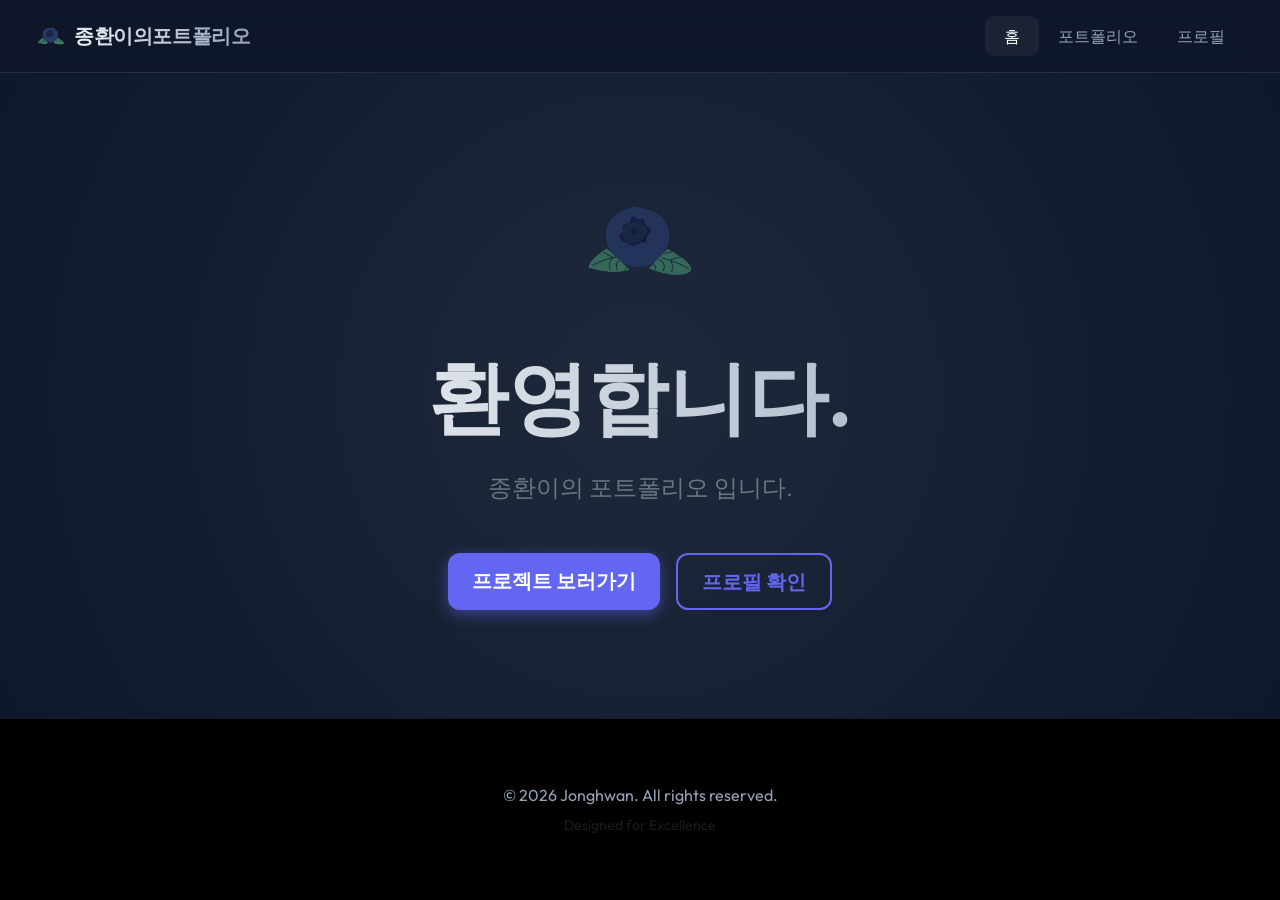
<file: index.html>
<!DOCTYPE html>
<html lang="ko">

<head>
    <meta charset="UTF-8">
    <meta name="viewport" content="width=device-width, initial-scale=1.0">
    <title>종환 | 포트폴리오</title>
    <!-- Bootstrap 5.3 CSS -->
    <link href="https://cdn.jsdelivr.net/npm/bootstrap@5.3.3/dist/css/bootstrap.min.css" rel="stylesheet">
    <!-- Google Fonts -->
    <link href="https://fonts.googleapis.com/css2?family=Outfit:wght@300;400;500;600;700;800&display=swap"
        rel="stylesheet">
    <link rel="stylesheet" href="index.css">
    <link rel="icon" href="./favicon.ico">
</head>

<body>
    <!-- Navbar -->
    <nav class="navbar navbar-expand-lg navbar-dark sticky-top px-4">
        <div class="container-fluid">
            <a class="navbar-brand d-flex align-items-center" href="index.html">
                <img src="./image/logo.png" alt="Logo" width="30" height="30"
                    class="d-inline-block align-text-top me-2">
                종환이의포트폴리오
            </a>
            <button class="navbar-toggler" type="button" data-bs-toggle="collapse" data-bs-target="#navbarNav">
                <span class="navbar-toggler-icon"></span>
            </button>
            <div class="collapse navbar-collapse" id="navbarNav">
                <ul class="navbar-nav ms-auto">
                    <li class="nav-item">
                        <a class="nav-link active" href="index.html">홈</a>
                    </li>
                    <li class="nav-item">
                        <a class="nav-link" href="portfolio.html">포트폴리오</a>
                    </li>
                    <li class="nav-item">
                        <a class="nav-link" href="profile.html">프로필</a>
                    </li>
                </ul>
            </div>
        </div>
    </nav>

    <!-- Hero Section -->
    <header class="flex-grow-1 d-flex align-items-center text-white" style="background: radial-gradient(circle at center, #1e293b 0%, #0f172a 100%);">
        <div class="container text-center py-5">
            <div class="mb-4">
                <img src="./image/logo.png" alt="Logo" width="120" class="img-fluid mb-4 opacity-75">
            </div>
            <h1 class="display-1 fw-bold mb-4" style="background: linear-gradient(to right, #fff, #94a3b8); -webkit-background-clip: text; -webkit-text-fill-color: transparent;">환영합니다.</h1>
            <p class="lead mb-5 text-secondary fs-4">종환이의 포트폴리오 입니다.</p>
            <div class="d-grid gap-3 d-sm-flex justify-content-sm-center">
                <a href="portfolio.html" class="btn btn-primary btn-lg px-5 py-3 rounded-pill">프로젝트 보러가기</a>
                <a href="profile.html" class="btn btn-outline-primary btn-lg px-5 py-3 rounded-pill">프로필 확인</a>
            </div>
        </div>
    </header>

    <!-- Footer -->
    <footer class="text-center">
        <div class="container">
            <p class="mb-2 footer-text">&copy; 2026 Jonghwan. All rights reserved.</p>
            <p class="small text-muted mb-0">Designed for Excellence</p>
        </div>
    </footer>

    <!-- Bootstrap 5.3 JS -->
    <script src="https://cdn.jsdelivr.net/npm/bootstrap@5.3.3/dist/js/bootstrap.bundle.min.js"></script>
</body>

</html>
</file>
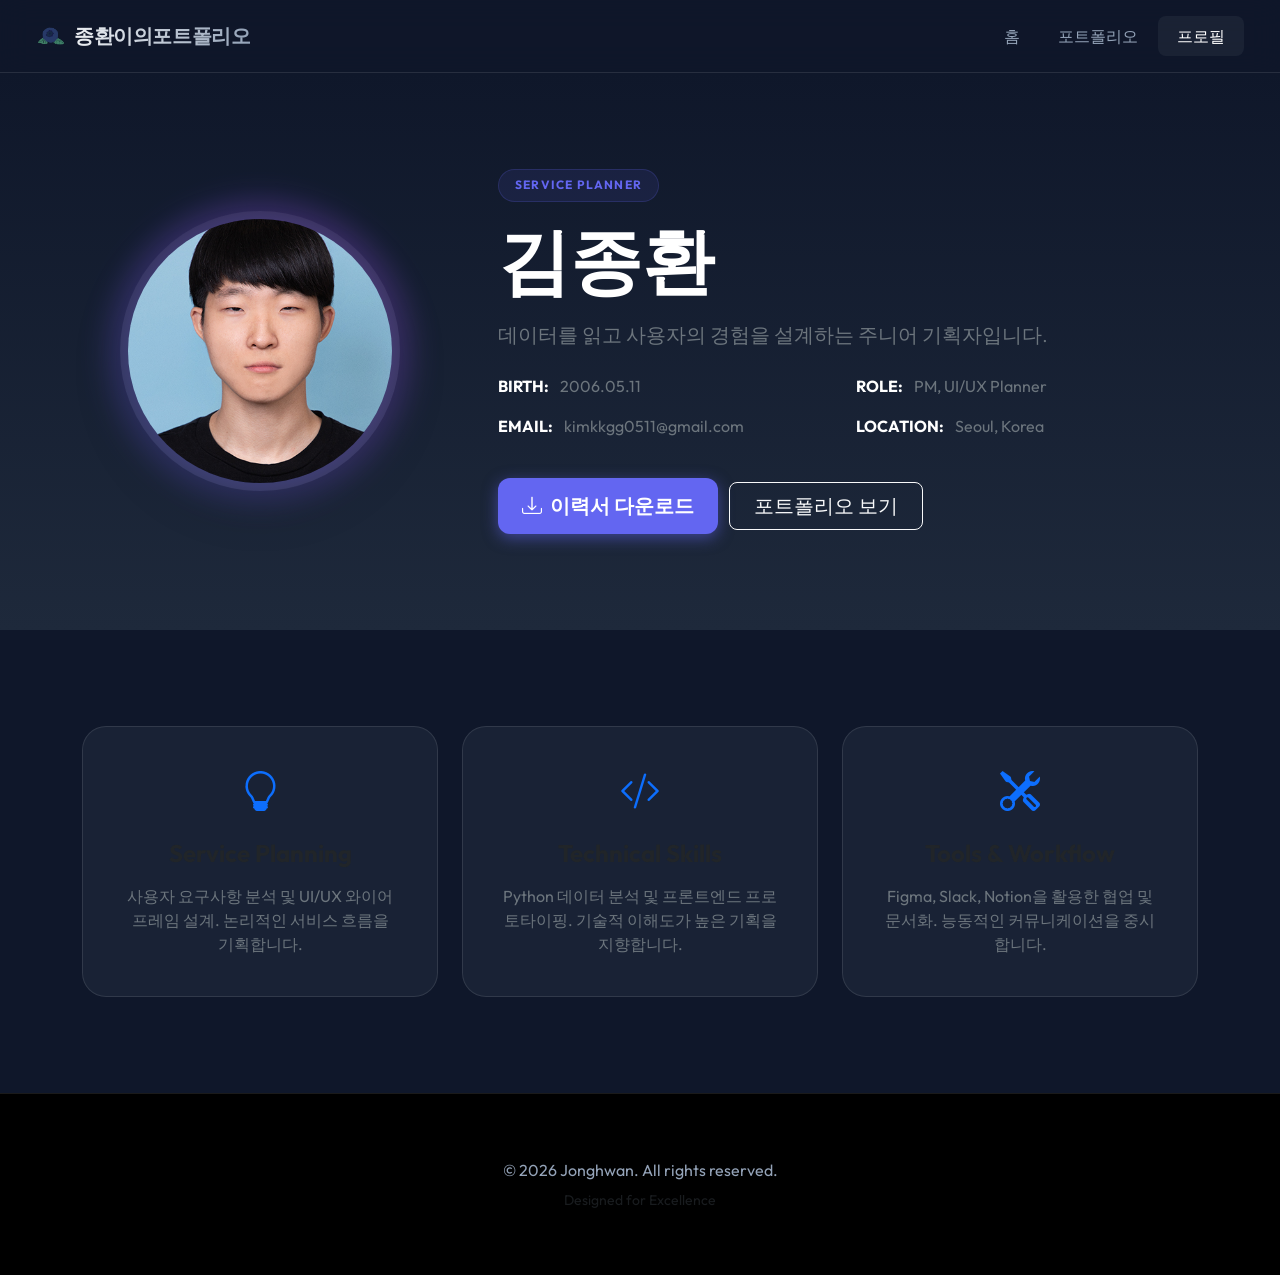
<file: profile.html>
<!DOCTYPE html>
<html lang="ko">

<head>
    <meta charset="UTF-8">
    <meta name="viewport" content="width=device-width, initial-scale=1.0">
    <title>프로필 | 종환</title>
    <!-- Bootstrap 5.3 CSS -->
    <link href="https://cdn.jsdelivr.net/npm/bootstrap@5.3.3/dist/css/bootstrap.min.css" rel="stylesheet">
    <!-- Google Fonts -->
    <link href="https://fonts.googleapis.com/css2?family=Outfit:wght@300;400;500;600;700;800&display=swap"
        rel="stylesheet">
    <link rel="stylesheet" href="index.css">
    <link rel="icon" href="./favicon.ico">
</head>

<body>
    <!-- Navbar -->
    <nav class="navbar navbar-expand-lg navbar-dark sticky-top px-4">
        <div class="container-fluid">
            <a class="navbar-brand d-flex align-items-center" href="index.html">
                <img src="./image/logo.png" alt="Logo" width="30" height="30"
                    class="d-inline-block align-text-top me-2">
                종환이의포트폴리오
            </a>
            <button class="navbar-toggler" type="button" data-bs-toggle="collapse" data-bs-target="#navbarNav">
                <span class="navbar-toggler-icon"></span>
            </button>
            <div class="collapse navbar-collapse" id="navbarNav">
                <ul class="navbar-nav ms-auto">
                    <li class="nav-item">
                        <a class="nav-link" href="index.html">홈</a>
                    </li>
                    <li class="nav-item">
                        <a class="nav-link" href="portfolio.html">포트폴리오</a>
                    </li>
                    <li class="nav-item">
                        <a class="nav-link active" href="profile.html">프로필</a>
                    </li>
                </ul>
            </div>
        </div>
    </nav>

    <!-- Profile Hero -->
    <section class="py-5" style="background: linear-gradient(to bottom, #0f172a, #1e293b);">
        <div class="container py-5">
            <div class="row align-items-center">
                <div class="col-lg-4 text-center mb-4 mb-lg-0">
                    <div class="position-relative d-inline-block">
                        <img src="./image/김종환_증명-1 (1).jpg" alt="Kim Jonghwan"
                            class="img-fluid rounded-circle shadow-lg"
                            style="width: 280px; height: 280px; object-fit: cover; border: 8px solid rgba(255,255,255,0.05); position: relative; z-index: 2;">
                        <div class="position-absolute"
                            style="top: -10px; left: -10px; right: -10px; bottom: -10px; background: linear-gradient(45deg, var(--primary), #a855f7); border-radius: 50%; filter: blur(15px); opacity: 0.3; z-index: 1;">
                        </div>
                    </div>
                </div>
                <div class="col-lg-8 ps-lg-5 text-center text-lg-start">
                    <span class="category-tag mb-3">Service Planner</span>
                    <h1 class="display-2 fw-bold mb-3 text-white">김종환</h1>
                    <p class="lead mb-4 text-secondary">데이터를 읽고 사용자의 경험을 설계하는 주니어 기획자입니다.</p>
                    <div class="row g-3">
                        <div class="col-sm-6">
                            <ul class="list-unstyled text-secondary">
                                <li class="mb-3"><strong class="text-white me-2">BIRTH:</strong> 2006.05.11</li>
                                <li class="mb-3"><strong class="text-white me-2">EMAIL:</strong> kimkkgg0511@gmail.com
                                </li>
                            </ul>
                        </div>
                        <div class="col-sm-6">
                            <ul class="list-unstyled text-secondary">
                                <li class="mb-3"><strong class="text-white me-2">ROLE:</strong> PM, UI/UX Planner</li>
                                <li class="mb-3"><strong class="text-white me-2">LOCATION:</strong> Seoul, Korea</li>
                            </ul>
                        </div>
                    </div>
                    <div class="mt-4">
                        <a href="./files/resume_jonghwan.pdf" download="서비스기획자_김종환_이력서.pdf"
                            class="btn btn-primary btn-lg px-4 shadow-sm">
                            <i class="bi bi-download me-2"></i>이력서 다운로드
                        </a>
                        <a href="portfolio.html" class="btn btn-outline-light btn-lg px-4 ms-2">
                            포트폴리오 보기
                        </a>
                    </div>
                </div>
            </div>
        </div>
    </section>

    <!-- Details -->
    <section class="py-5">
        <div class="container py-5">
            <div class="row g-4">
                <div class="col-md-4">
                    <div class="card h-100 p-2">
                        <div class="card-body text-center">
                            <div class="mb-4 text-primary display-6">
                                <i class="bi bi-lightbulb"></i>
                            </div>
                            <h3 class="h4 fw-bold mb-3">Service Planning</h3>
                            <p class="text-secondary mb-0">사용자 요구사항 분석 및 UI/UX 와이어프레임 설계. 논리적인 서비스 흐름을 기획합니다.</p>
                        </div>
                    </div>
                </div>
                <div class="col-md-4">
                    <div class="card h-100 p-2">
                        <div class="card-body text-center">
                            <div class="mb-4 text-primary display-6">
                                <i class="bi bi-code-slash"></i>
                            </div>
                            <h3 class="h4 fw-bold mb-3">Technical Skills</h3>
                            <p class="text-secondary mb-0">Python 데이터 분석 및 프론트엔드 프로토타이핑. 기술적 이해도가 높은 기획을 지향합니다.</p>
                        </div>
                    </div>
                </div>
                <div class="col-md-4">
                    <div class="card h-100 p-2">
                        <div class="card-body text-center">
                            <div class="mb-4 text-primary display-6">
                                <i class="bi bi-tools"></i>
                            </div>
                            <h3 class="h4 fw-bold mb-3">Tools & Workflow</h3>
                            <p class="text-secondary mb-0">Figma, Slack, Notion을 활용한 협업 및 문서화. 능동적인 커뮤니케이션을 중시합니다.</p>
                        </div>
                    </div>
                </div>
            </div>
        </div>
    </section>

    <!-- Footer -->
    <footer class="text-center">
        <div class="container">
            <p class="mb-2 footer-text">&copy; 2026 Jonghwan. All rights reserved.</p>
            <p class="small text-muted mb-0">Designed for Excellence</p>
        </div>
    </footer>

    <!-- Bootstrap 5.3 JS -->
    <script src="https://cdn.jsdelivr.net/npm/bootstrap@5.3.3/dist/js/bootstrap.bundle.min.js"></script>
    <!-- Icons -->
    <link rel="stylesheet" href="https://cdn.jsdelivr.net/npm/bootstrap-icons@1.11.3/font/bootstrap-icons.min.css">
</body>

</html>
</file>
<file: index.css>
:root {
    --primary: #6366f1;
    --primary-glow: rgba(99, 102, 241, 0.5);
    --bg-dark: #0f172a;
    --bg-card: rgba(30, 41, 59, 0.7);
    --glass-border: rgba(255, 255, 255, 0.1);
    --text-main: #f8fafc;
    --text-dim: #94a3b8;
    --transition: all 0.4s cubic-bezier(0.4, 0, 0.2, 1);
}

html,
body {
    height: 100%;
    margin: 0;
}

body {
    font-family: 'Outfit', sans-serif;
    background-color: var(--bg-dark);
    color: var(--text-main);
    display: flex;
    flex-direction: column;
    overflow-x: hidden;
}

/* Navbar */
.navbar {
    background-color: rgba(15, 23, 42, 0.8) !important;
    backdrop-filter: blur(15px);
    border-bottom: 1px solid var(--glass-border);
    padding: 1rem 2rem;
    z-index: 1000;
}

.navbar-brand {
    font-weight: 800;
    letter-spacing: -0.02em;
    background: linear-gradient(to right, #fff, #94a3b8);
    -webkit-background-clip: text;
    -webkit-text-fill-color: transparent;
}

.nav-link {
    font-weight: 500;
    color: var(--text-dim) !important;
    transition: var(--transition);
    padding: 0.5rem 1.2rem !important;
    border-radius: 8px;
}

.nav-link:hover, .nav-link.active {
    color: white !important;
    background: rgba(255, 255, 255, 0.05);
}

/* Cards */
.card {
    transition: var(--transition);
    overflow: hidden;
    background-color: var(--bg-card) !important;
    border: 1px solid var(--glass-border) !important;
    border-radius: 24px !important;
    backdrop-filter: blur(12px);
    height: 100%;
}

.card:hover {
    transform: translateY(-10px) scale(1.02);
    box-shadow: 0 20px 40px rgba(0, 0, 0, 0.4);
    border-color: rgba(99, 102, 241, 0.4) !important;
}

body .card .card-img-top {
    width: 100% !important;
    height: 280px !important;
    object-fit: cover !important;
    object-position: center !important;
    display: block !important;
    transition: var(--transition);
}

.card:hover .card-img-top {
    transform: scale(1.1);
}

.card-body {
    padding: 2rem !important;
    background: transparent !important;
    display: flex;
    flex-direction: column;
    flex-grow: 1;
}

.card-title {
    color: #ffffff;
    font-weight: 700;
    font-size: 1.4rem;
    margin-bottom: 1rem;
}

.card-text {
    color: var(--text-dim) !important;
    line-height: 1.6;
    margin-bottom: 1.5rem;
    flex-grow: 1;
}

/* Buttons */
.btn-primary {
    background: var(--primary) !important;
    border: none !important;
    padding: 0.8rem 1.5rem !important;
    border-radius: 12px !important;
    font-weight: 600 !important;
    transition: var(--transition) !important;
    box-shadow: 0 4px 15px var(--primary-glow) !important;
}

.btn-primary:hover {
    transform: translateY(-2px);
    box-shadow: 0 8px 25px var(--primary-glow) !important;
    filter: brightness(1.1);
}

.btn-outline-primary {
    border: 2px solid var(--primary) !important;
    color: var(--primary) !important;
    background: transparent !important;
    padding: 0.7rem 1.5rem !important;
    border-radius: 12px !important;
    font-weight: 600 !important;
    transition: var(--transition) !important;
}

.btn-outline-primary:hover {
    background: var(--primary) !important;
    color: white !important;
    box-shadow: 0 4px 15px var(--primary-glow) !important;
}

/* Footer */
footer {
    background-color: #000 !important;
    border-top: 1px solid var(--glass-border);
    padding: 4rem 0 !important;
    margin-top: auto;
}

.footer-text {
    color: var(--text-dim);
}

/* Category Tags */
.category-tag {
    font-size: 0.75rem;
    font-weight: 700;
    padding: 0.4rem 1rem;
    border-radius: 100px;
    background-color: rgba(99, 102, 241, 0.1);
    color: var(--primary);
    display: inline-block;
    margin-bottom: 1.2rem;
    text-transform: uppercase;
    letter-spacing: 0.1em;
    border: 1px solid rgba(99, 102, 241, 0.2);
}

/* Custom Scrollbar */
::-webkit-scrollbar {
    width: 10px;
}
::-webkit-scrollbar-track {
    background: var(--bg-dark);
}
::-webkit-scrollbar-thumb {
    background: #2d3748;
    border-radius: 5px;
}
::-webkit-scrollbar-thumb:hover {
    background: #4a5568;
}
</file>
